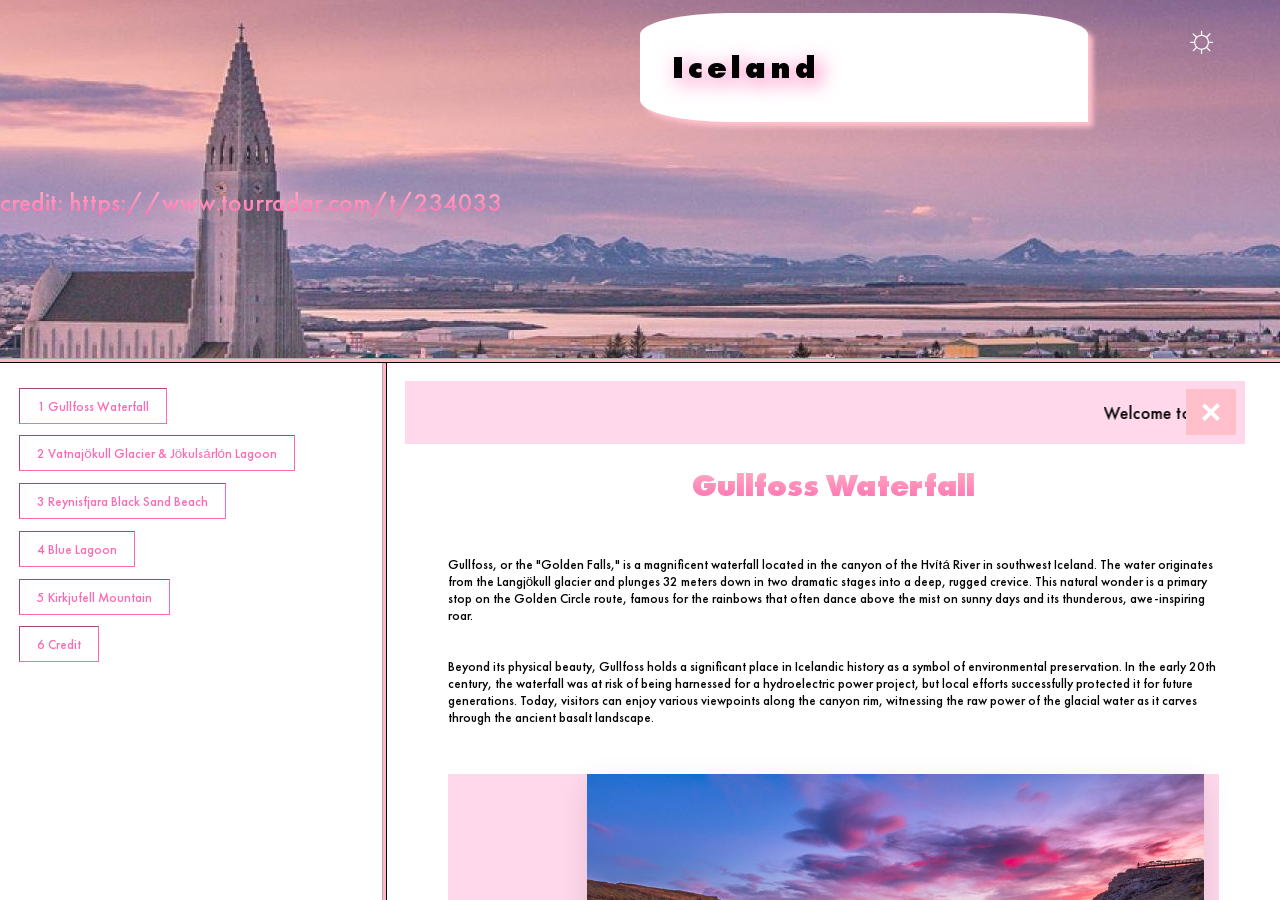
<file: inwi/index.html>
<!DOCTYPE html>
<html lang="en">
<head>
    <meta charset="UTF-8">
    <meta name="viewport" content="width=device-width, initial-scale=1.0">
    <title>Iceland</title>
    <link rel="stylesheet" href="style.css">
    <link rel="stylesheet" href="style2.css">
    <script src="script.js"></script>
</head>

<frameset rows="40%,*" frameborder="1" border="5" id="Layout" bordercolor="lightpink" noresize="noresize">
    <frame name="top" src="top.html" id="top">
    <frameset cols="30%,70%">
        <frame name="menu" src="menu.html" id="menu">
        <frame name="main" src="main.html" id="main">
    </frameset>
</frameset>

<body>
    
</body>
</html>
</file>
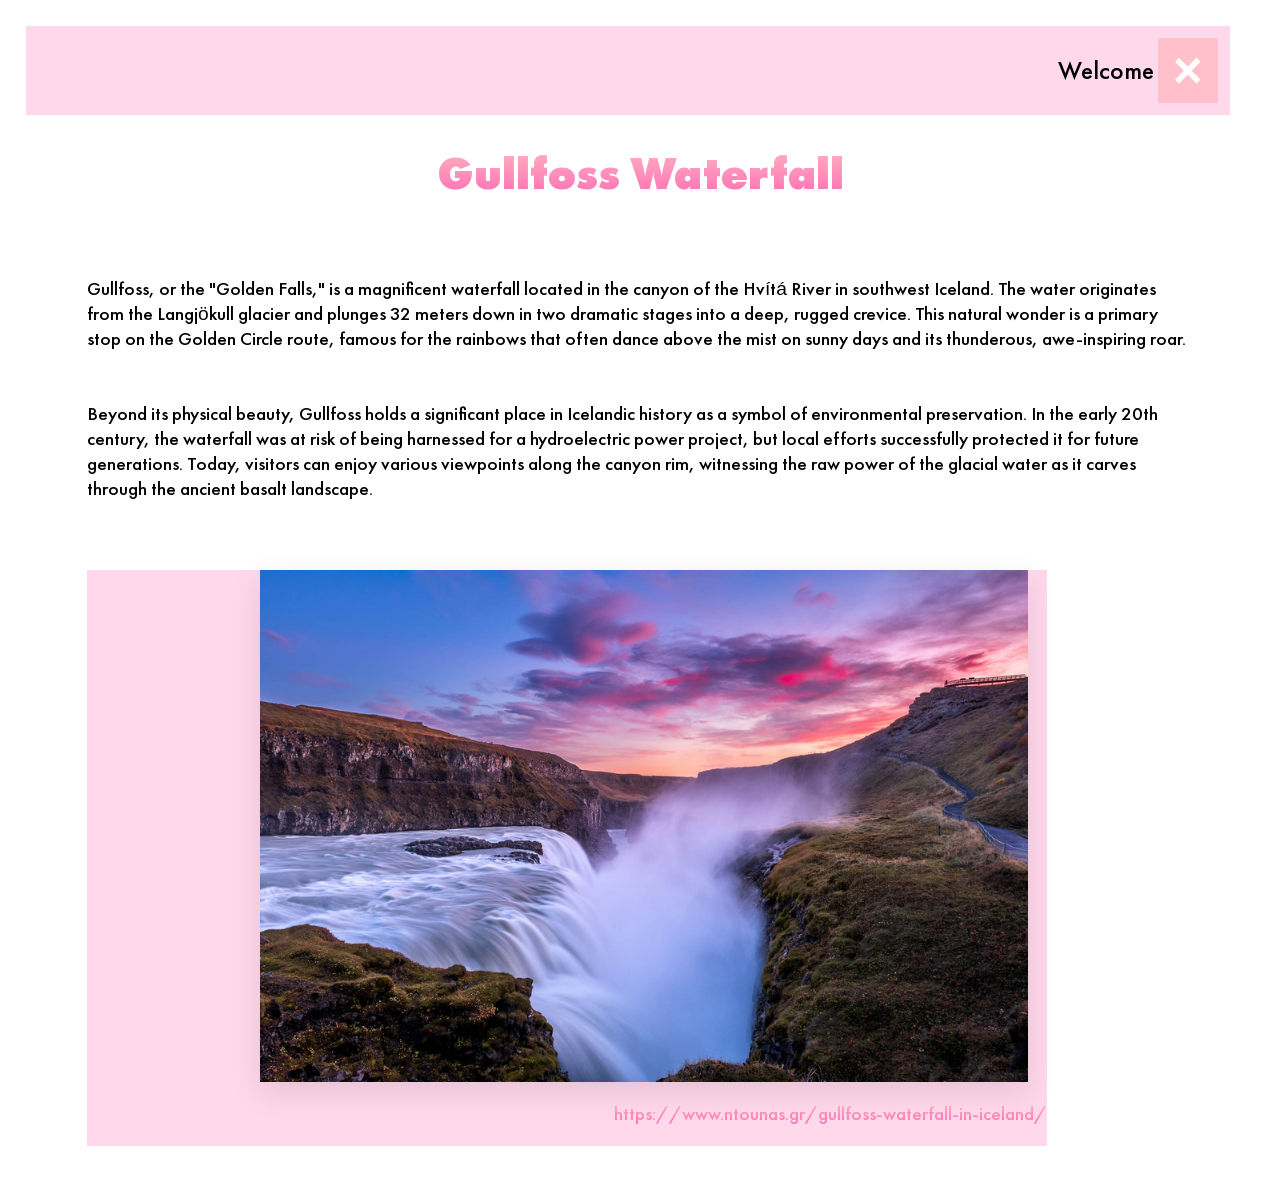
<file: inwi/main.html>
<!DOCTYPE html>
<html lang="en">
<head>
    <meta charset="UTF-8">
    <meta name="viewport" content="width=device-width, initial-scale=1.0">
    <title>Gullfoss Waterfall</title>
    <link rel="stylesheet" href="style.css">
    <link rel="stylesheet" href="style2.css">
    <script src="script.js"></script>
    <script src="script2.js"></script>
</head>
<body id="one">

    <div id="zoomin" style="padding:1%; margin:0; display: flex; align-items: center;">
        <marquee style="flex: 1; font-size: 2vw;" id="marq">Welcome to this page</marquee>
        <span id="closebtn" onclick="closebanner()">&times;</span>
    </div>

    <center><h1 id="topic" style="font-size: 3.5vw;">Gullfoss Waterfall</h1></center>

    <div style="display: flex; flex-direction: column; padding: 2% 5%; gap: 5%; align-items: flex-start;" id="x">
        
        <div style="flex: 1; font-size: 1.5vw;" id="paragraph">
            <p id="p">Gullfoss, or the "Golden Falls," is a magnificent waterfall located in the canyon of the Hvítá River in southwest Iceland. The water originates from the Langjökull glacier and plunges 32 meters down in two dramatic stages into a deep, rugged crevice. This natural wonder is a primary stop on the Golden Circle route, famous for the rainbows that often dance above the mist on sunny days and its thunderous, awe-inspiring roar.
            <br><br><br>Beyond its physical beauty, Gullfoss holds a significant place in Icelandic history as a symbol of environmental preservation. In the early 20th century, the waterfall was at risk of being harnessed for a hydroelectric power project, but local efforts successfully protected it for future generations. Today, visitors can enjoy various viewpoints along the canyon rim, witnessing the raw power of the glacial water as it carves through the ancient basalt landscape.</p>
        <br>
        <br>
        </div>
        <div style="flex: 1;" id="img_con" align="right">
            <img id="image" src="images/01Gullfoss.jpg" alt="Gullfoss Waterfall">
            <p id="topic" style="font-size: 1.5vw;">
                https://www.ntounas.gr/gullfoss-waterfall-in-iceland/
            </p>
        </div>
    </div>

</body>
</html>
</file>
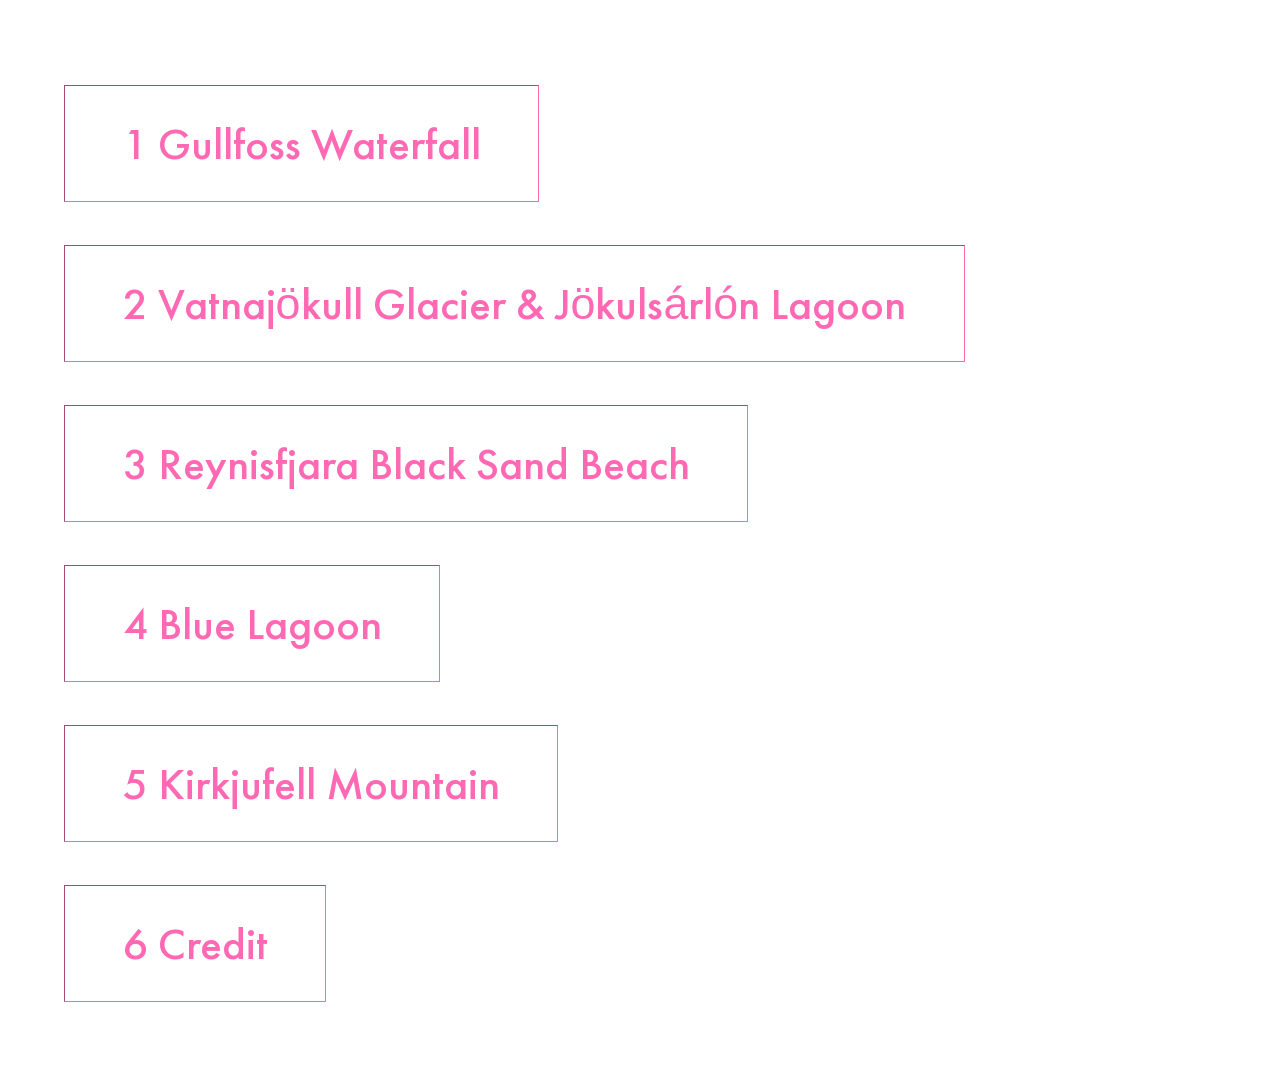
<file: inwi/menu.html>
<!DOCTYPE html>
<html lang="en">
<head>
    <meta charset="UTF-8">
    <meta name="viewport" content="width=device-width, initial-scale=1.0">
    <title>Document</title>
    <link rel="stylesheet" href="style.css">
    <link rel="stylesheet" href="style2.css">
    <script src="script2.js"></script>
    
</head>

<body id="atag">
    <a href="javascript:changePage('Gullfoss Waterfall')" id="a1">1 <span id="a1_s">Gullfoss Waterfall</span></a><br>
    <a href="javascript:changePage('Vatnajökull Glacier & Jökulsárlón Lagoon')" id="a2">2 <span  id="a2_s">Vatnajökull Glacier & Jökulsárlón Lagoon</span></a><br>
    <a href="javascript:changePage('Reynisfjara Black Sand Beach')" id="a3">3 <span  id="a3_s">Reynisfjara Black Sand Beach</span></a><br>
    <a href="javascript:changePage('Blue Lagoon')" id="a4">4 <span  id="a4_s">Blue Lagoon</span></a><br>
    <a href="javascript:changePage('Kirkjufell Mountain')" id="a5">5 <span id="a5_s">Kirkjufell Mountain</span></a><br>
    <a href="javascript:changePage('Credit')" id="a6">6 <span id="a6_s">Credit</span></a><br>
</body>
</html>
</file>
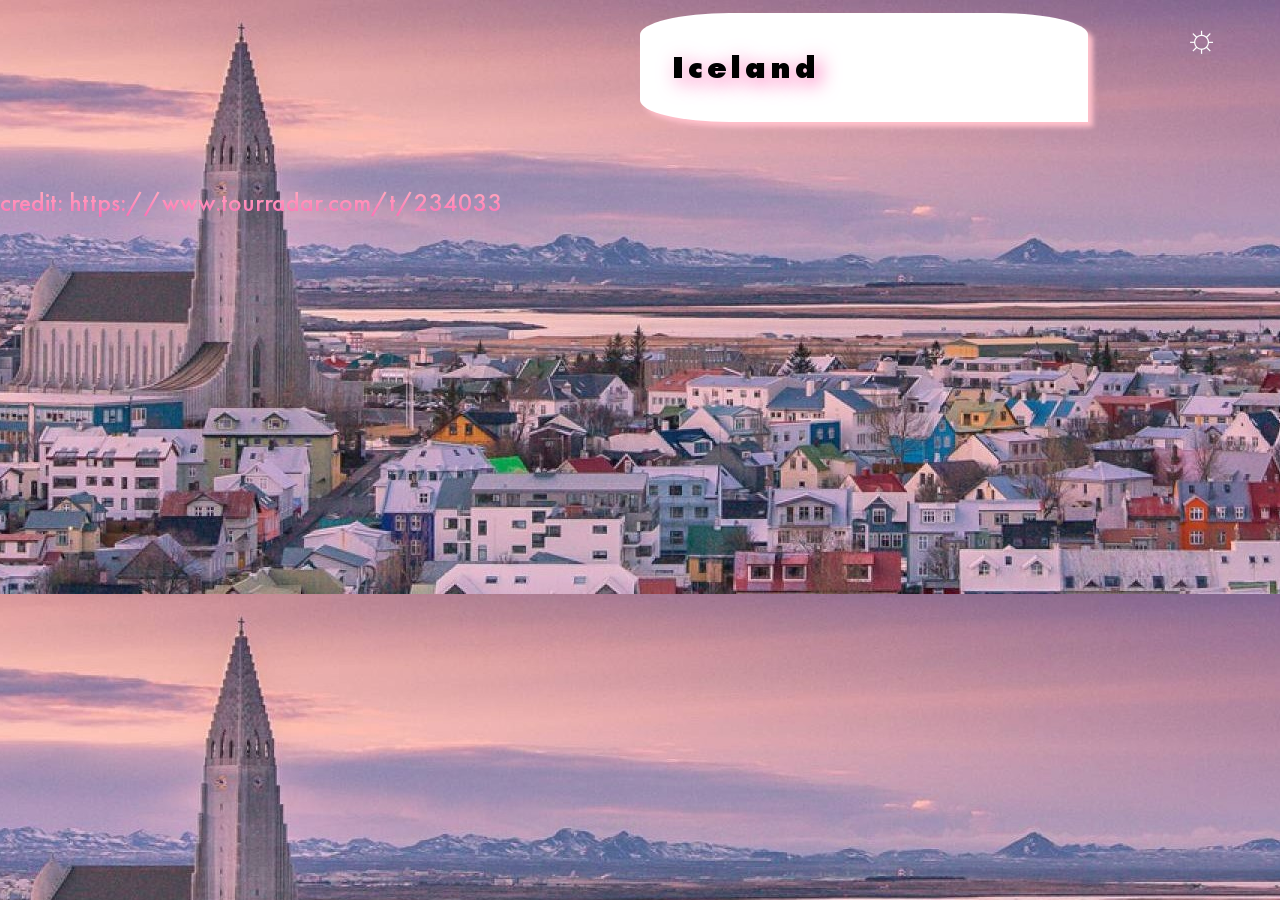
<file: inwi/top.html>
<!DOCTYPE html>
<html lang="en">
<head>
    <meta charset="UTF-8">
    <meta name="viewport" content="width=device-width, initial-scale=1.0">
    <title>Document</title>
    <link rel="stylesheet" href="style.css">
    <link rel="stylesheet" href="style2.css">
    <script src="script2.js"></script>

</head>
<body id="iceland">
    <div id="opt">
        <span style="font-size: 3vw; color:white;" onclick="switchMode()">&#9788;</span>
    </div>
    <div id="container" onclick="showorhide()">
        <div id="circle"></div>
        <h1>
            <div class="flip-front" id="flip">Iceland</div>
        </h1>
        <div id="content">
            <p id="info">Iceland is a unique Nordic island nation known as the "Land of Fire and Ice," famous for its dramatic volcanic landscapes, glaciers, hot springs, and Northern Lights, with its capital and largest city being Reykjavík.</p>
        </div>
    </div>

    <p id="topic" style="font-size:2vw;">credit: https://www.tourradar.com/t/234033</p>
    <script src="script.js"></script>
</body>
</html>
</file>
<file: inwi/style.css>
@font-face {
    font-family: 'Futura';
    src: url('futura-pt/FuturaCyrillicMedium.ttf') format('truetype');
    font-weight: normal;
    font-style: normal;
}
@font-face {
    font-family: 'Futura';
    src: url('futura-pt/FuturaCyrillicExtraBold.ttf') format('truetype');
    font-weight: 900;
    font-style: normal;
}
#flip-front{color:black;}

::selection{
    background-color: hotpink;
    color: black;
}

::-moz-selection{
    background-color: hotpink;
    color: black;
}
img {
    transition: transform 0.2s ease-out;
    will-change: transform;
    display: block;
    cursor: zoom-in;
    display: block;
    box-shadow: 0 10px 30px rgba(0,0,0,0.1);
}

body {
    transition: 1s ease;
    transition: background 0.5s ease;
    font-family: 'Futura', sans-serif;
    padding: 0;
    margin: 0;
    background-color: white;
}

#one{padding: 2%;overflow-x: hidden;perspective: 1000;}
#iceland{
    background: url('images/iceland.jpg') repeat top center;
    height:max-content;
}

#zoomin{transition: 0.5s ease; width:96%;}
#atag{
    padding: 5%;
}
#lang{
    font-size: 3vw;
    background-color: transparent;
    border:none;
    color:white;
}
option{
    color:black;
}
#zoomin{background-color: rgb(255, 216, 235);}
#opt{
    position: absolute;
    cursor: pointer;
    margin-left: 92.5%;
}
#img_con{background-color:rgb(255, 216, 235);}
a{cursor:pointer;color:hotpink;text-decoration: none;border:1px inset hotpink;padding: 2.5% 5% 2.5% 5%; line-height: 12.5vw; font-size: 3.5vw;}
a.click{background-color: hotpink;color:white;}
h1{font-weight:900;}
#topic{
    background-color: hotpink;
    background: -webkit-linear-gradient(#FFB6C1, hotpink);
    -webkit-background-clip: text;
    -webkit-text-fill-color: transparent;
}
#closebtn{background-color: pink;padding: 0 15px; font-weight: 900; color:white; font-size:4vw; cursor: pointer;}
#image{width: 80%; margin-right: 2%;}
#credit{color:black;margin-left:1%; font-size: 1vw;}
#container{
    transform-style: preserve-3d;
    transition: transform 0.1s ease-out;
    perspective: 1000px;
    position:relative;
    overflow: hidden;
    cursor:none;
    align-items: right;
    color: black;
    background-color: white;
    border-radius: 20%;
    border-bottom-right-radius: 0%;
    padding-left: 2.5%;
    padding-right: 2.5%;
    padding-top: 1%;
    padding-bottom: 1%;
    margin: 5%;
    margin-top:1%;
    margin-left: 50%;
    letter-spacing: 1mm;
    box-shadow: 5px 5px 5px pink;
    text-shadow: 5px 5px 20px hotpink;
    min-width: auto;
    max-width: 30%;
    width: max-content;
}

#container.hide{
    margin-top:0.5%;
}

#info.wid{
    width: 80%;
}

#container:not(:hover) {
    transition: transform 0.5s ease-in-out;
}

#content {
    background: -webkit-linear-gradient(#FFB6C1, hotpink);
    -webkit-background-clip: text;
    -webkit-text-fill-color: transparent;
    opacity: 0;
    visibility: hidden;
    font-size: 0px;
    transition: all 0.8s ease;
}

#content.hide {
    opacity: 1;
    visibility: visible;
    font-size: 1vw;
    margin-top: 20px;
}

#circle {
    width: 50px;
    height: 50px;
    background: rgba(255, 101, 181, 0.2);
    border-radius: 50%;
    position: absolute;
    pointer-events: none;
    transform: translate(-50%, -50%);
    opacity: 0;
    transition: left 0.1s ease-out, top 0.1s ease-out, opacity 0.5s ease, box-shadow 0.5s ease, background 0.5s ease;
    box-shadow: 0px 0px 5px rgb(255, 101, 181); 
    z-index: 10;
}

#circle.expand {
    box-shadow: 0px 0px 100px 20px rgb(255, 101, 181); 
    background: rgba(255, 101, 181, 0.3);
}

#container:hover #circle {
    opacity: 1;
}

/**/
::-webkit-scrollbar {
  width: 1.25vw;
  height: 1.25vw;
}

::-webkit-scrollbar-track {
  background: white;
}

::-webkit-scrollbar-thumb {
  background: hotpink;
  border-radius: 0;
}

::-webkit-scrollbar-thumb:hover {
  background: hotpink;
}


@keyframes fontLoop {
    0%, 20% { font-family: 'Futura', sans-serif; font-style: normal; height: 2.5vw;font-size: 2vw;}
    25%, 45% { font-family: "Times New Roman", Times, serif; font-style: normal;}
    50%, 70% { font-family: "Lucida Handwriting"; font-style: normal;}
    75%, 95% { font-family: 'Arial', Helvetica, sans-serif; font-style:italic;}
    100% { font-family: 'Futura', sans-serif; font-style: normal; height: 2.5vw;font-size: 2vw;}
}

.flip-front{
    animation: fontLoop 2s infinite;
    transition: font-family 0.5s ease;
}
</file>
<file: inwi/style2.css>
body.dark{
    background-color: #0F1115;
}

#p.dark{
    background-color: #a94064;
    background: -webkit-linear-gradient(#ffffff, #a94064);
    -webkit-background-clip: text;
    -webkit-text-fill-color: transparent;
}

#zoomin.dark{
    background-color: #a94064;
}

#closebtn.dark{
    background-color: #a94064;
    color:#0F1115;
}


#img_con.dark{background-color:#a94064;}

#topic.dark{
    background-color: #a94064;
    background: -webkit-linear-gradient(#f383aa, #a94064);
    -webkit-background-clip: text;
    -webkit-text-fill-color: transparent;
}
#flip.dark{color:white;}

#container.dark{background-color: #0F1115;box-shadow: 5px 5px 5px #a94064;text-shadow: 5px 5px 20px #a94064;}

a.dark{background-color: #a94064;color:white;cursor:pointer;text-decoration: none;border:1px inset #a94064;padding: 2.5% 5% 2.5% 5%; line-height: 12.5vw; font-size: 3.5vw;}
a.click.dark{color:#a94064; background-color: transparent;}

#circle.dark {
    width: 50px;
    height: 50px;
    background: rgb(255, 0, 0, 0.2);
    border-radius: 50%;
    position: absolute;
    pointer-events: none;
    transform: translate(-50%, -50%);
    opacity: 0;
    transition: left 0.1s ease-out, top 0.1s ease-out, opacity 0.5s ease, box-shadow 0.5s ease, background 0.5s ease;
    box-shadow: 0px 0px 5px rgb(255, 0, 0); 
    z-index: 10;
}

#circle.expand.dark {
    box-shadow: 0px 0px 100px 20px rgb(255, 0, 0); 
    background: rgb(255, 0, 0, 0.3);
}

#content.dark{
    background: -webkit-linear-gradient(white, #a94064);
    -webkit-background-clip: text;
    -webkit-text-fill-color: transparent;
}

#iceland.dark{
    background-image: url('images/iceland2.jpg');
}
</file>
